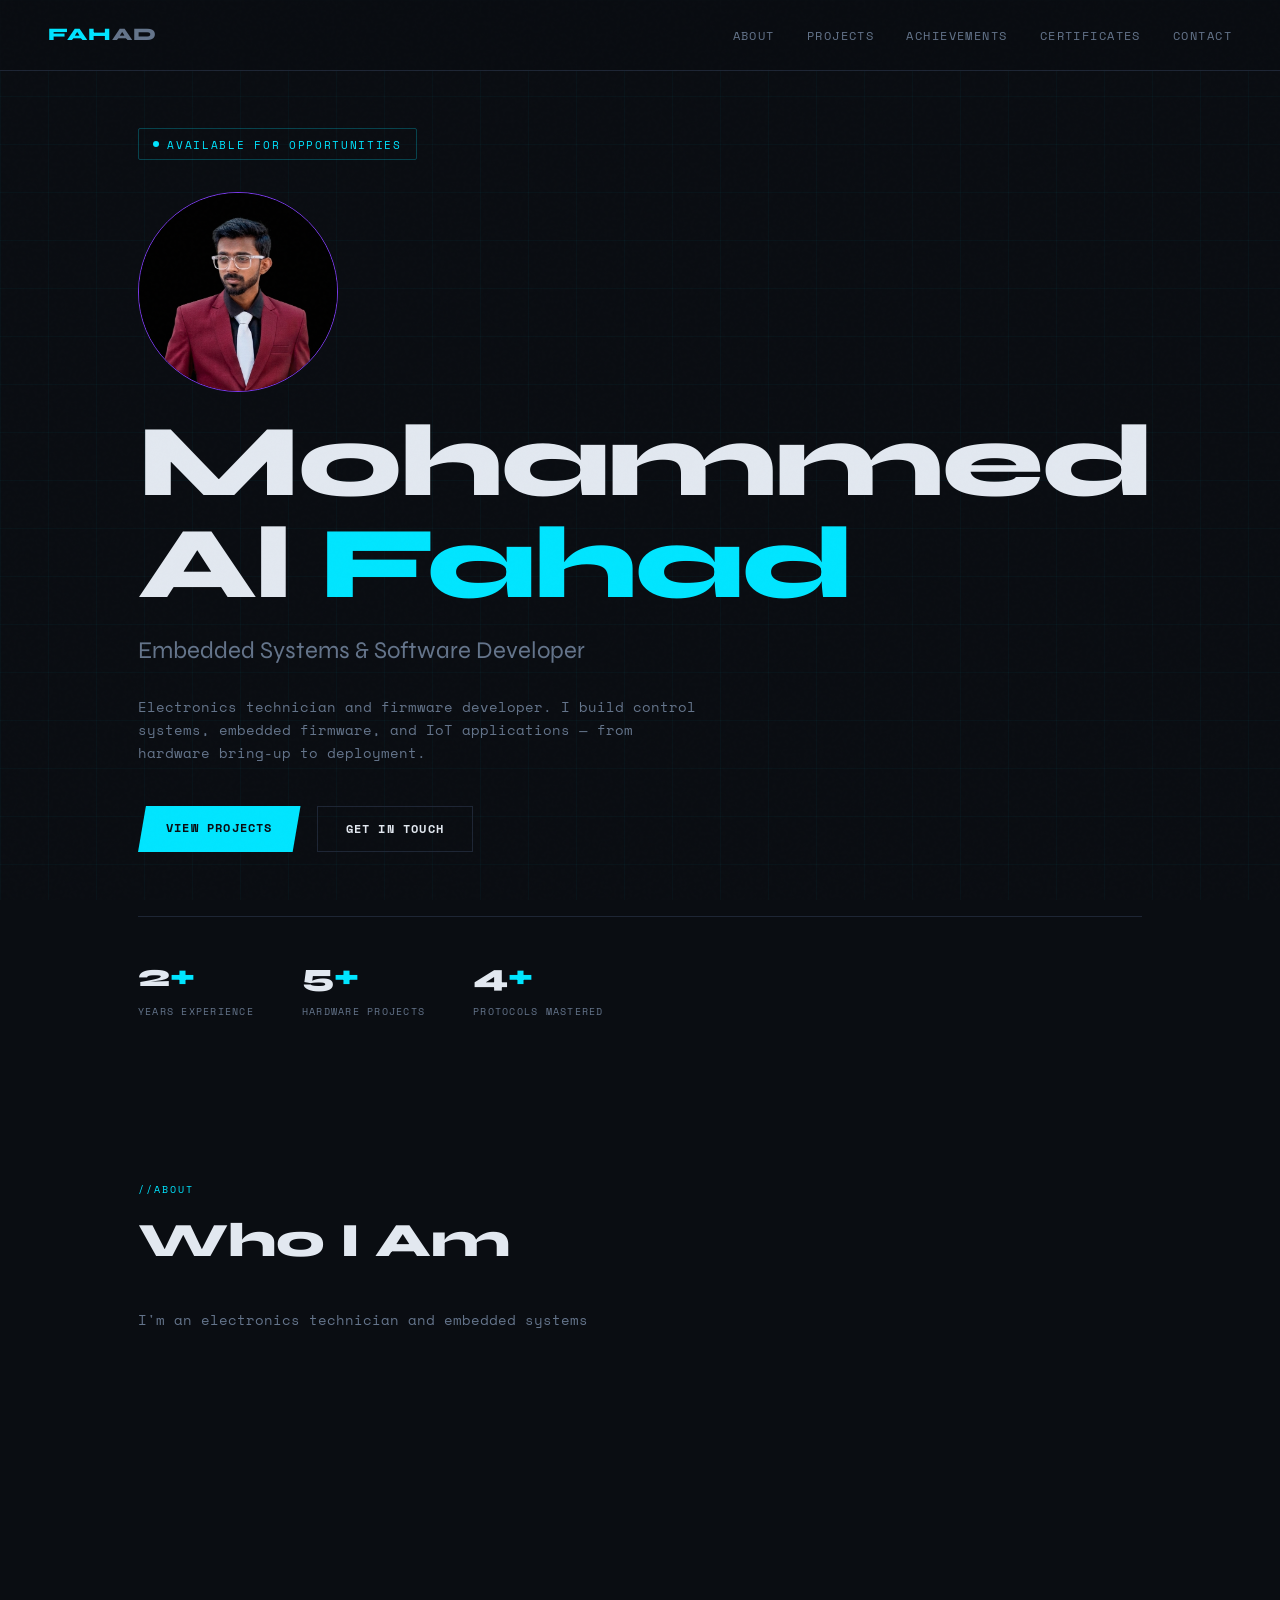
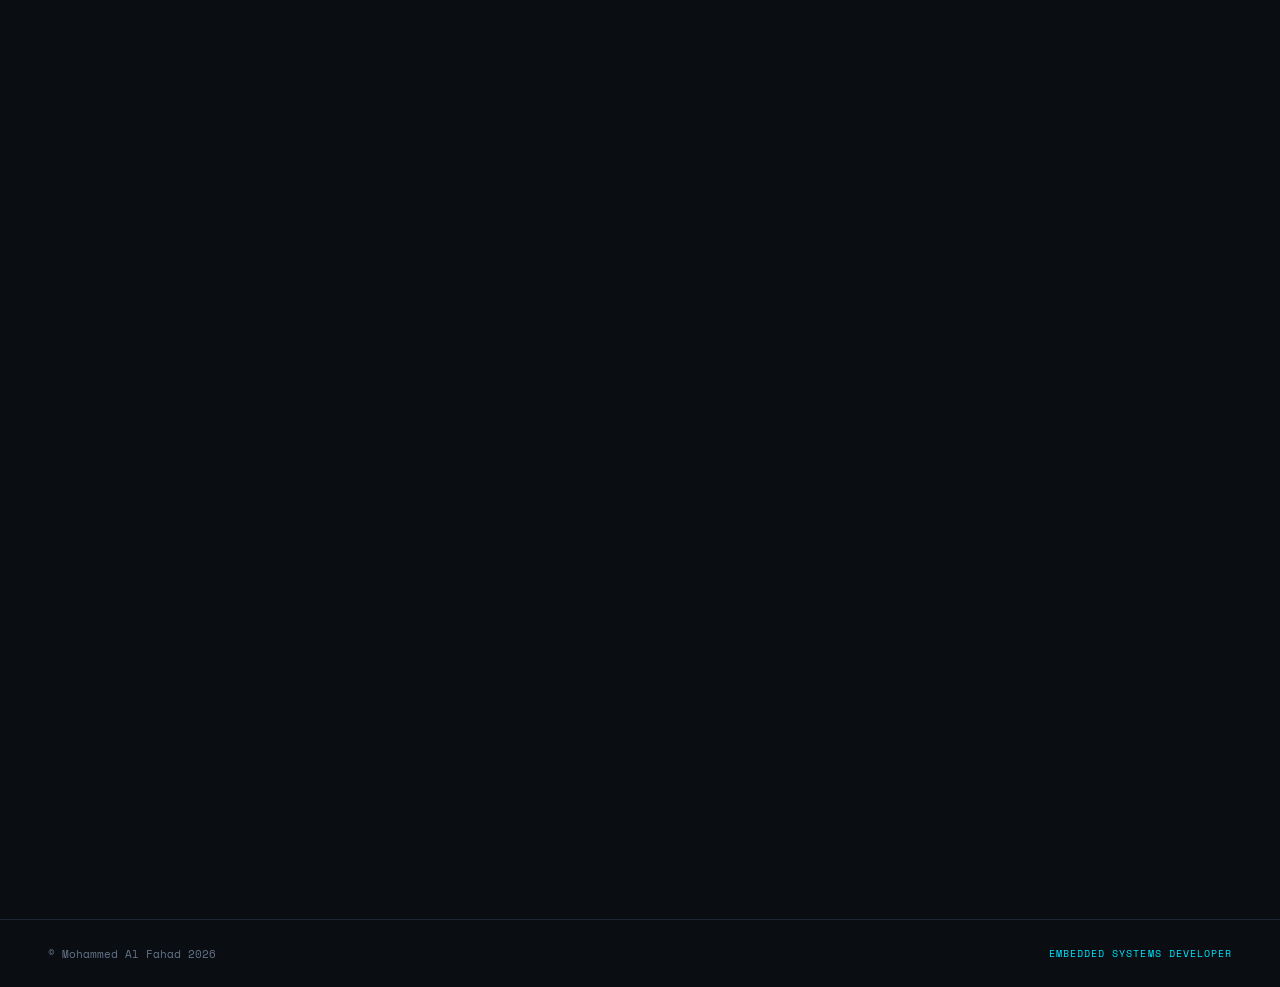
<file: index.html>
<!DOCTYPE html>
<html>
<head>
  <title>Fahad — Embedded Systems Developer</title>
  <link rel="preconnect" href="https://fonts.googleapis.com">
  <link href="https://fonts.googleapis.com/css2?family=Space+Mono:ital,wght@0,400;0,700;1,400&family=Syne:wght@400;700;800&display=swap" rel="stylesheet">
  <link rel="stylesheet" href="CSS/styles.css">
</head>
<body>
<body>

  <nav>
    <a href="#hero" class="nav-logo">FAH<span style="color:var(--muted)">AD</span></a>
    <ul class="nav-links">
      <li><a href="#about">About</a></li>
      <li><a href="projects.html">Projects</a></li>
      <li><a href="voluntering.html">Achievements</a></li>
      <li><a href="cerificates.html">Certificates</a></li>
      <li><a href="#contact">Contact</a></li>
    </ul>
  </nav>

  <section id="hero">
    <div class="hero-tag">Available for opportunities</div>
    <h1 class="hero-name">
      <img src="media/headshort.png" alt="Mohammed Al Fahad" class="nav-avatar">
      Mohammed<br>Al <span>Fahad</span>
    </h1>
    <p class="hero-role">Embedded Systems & Software Developer</p>
    <p class="hero-desc">
      Electronics technician and firmware developer.
      I build control systems, embedded firmware, and IoT applications — from hardware bring-up to deployment.
    </p>
    <div class="hero-cta">
      <a href="projects.html" class="btn-primary">View Projects</a>
      <a href="#contact" class="btn-outline">Get in Touch</a>
    </div>
    <div class="hero-stats">
      <div>
        <div class="stat-num">2<span>+</span></div>
        <div class="stat-label">Years Experience</div>
      </div>
      <div>
        <div class="stat-num">5<span>+</span></div>
        <div class="stat-label">Hardware Projects</div>
      </div>
      <div>
        <div class="stat-num">4<span>+</span></div>
        <div class="stat-label">Protocols Mastered</div>
      </div>
    </div>
  </section>

  <section id="about">
    <p class="section-label reveal">//About</p>
    <h2 class="section-title reveal">Who I Am</h2>
    <div class="about-grid">
      <div class="about-text reveal">
        <p>
          I'm an electronics technician and embedded systems developer.
          I completed my diploma in Electronics and Embedded Systems Development at Fanshawe College,
          building on a B.Tech in Electronics and Communication Engineering from India.
        </p>
        <p>
          I specialize in microcontroller firmware (C/C++), hardware debugging, and serial protocol
          implementation across UART, SPI, I2C, and CAN. I enjoy working at the intersection of
          hardware and software — from schematic reading and PCB layout to firmware bring-up and IoT integration.
        </p>
        <p>
          When I'm not building things, I'm learning new tools. Currently exploring MQtt, MATLAB, and
          CODESys for industrial automation environments.
        </p>
      </div>
      <div class="skills-grid reveal">
        <div class="skill-chip">C / C++ / Embedded C</div>
        <div class="skill-chip">ESP32 / PIC18F / Arduino</div>
        <div class="skill-chip">UART / SPI / I2C / CAN</div>
        <div class="skill-chip">Oscilloscope &amp; Logic Analyzer</div>
        <div class="skill-chip">KiCad PCB Layout</div>
        <div class="skill-chip">FreeRTOS / MQTT</div>
        <div class="skill-chip">IoT / Firebase</div>
        <div class="skill-chip">Git / Linux</div>
        <div class="skill-chip">Python / JavaScript</div>
        <div class="skill-chip">Raspberry Pi</div>
      </div>
    </div>
  </section>
  
  <section id="contact">
    <div>
      <p class="section-label reveal">//Contact</p>
      <h2 class="section-title reveal">Get in Touch</h2>
      <p class="contact-intro reveal">
        I'm currently open to new opportunities — full-time roles, contract work,
        or interesting collaborations in embedded systems and automation.
        Don't hesitate to reach out.
      </p>
      <div class="contact-links reveal">
        <a href="mailto:mhdalfahad01@gmail.com" class="contact-link">
          <span class="contact-link-icon">&#9993;</span>
          mhdalfahad01@gmail.com
        </a>
        <a href="tel:5199025697" class="contact-link">
          <span class="contact-link-icon">&#9990;</span>
          519-902-5697
        </a>
        <a href="https://www.linkedin.com/in/kmdalfahad/" target="_blank" class="contact-link">
          <span class="contact-link-icon">in</span>
          LinkedIn Profile
        </a>
      </div>
    </div>
  </section>

  <footer>
    <span>&copy; Mohammed Al Fahad 2026</span>
    <span style="color:var(--accent); font-size:0.65rem; letter-spacing:0.1em;">EMBEDDED SYSTEMS DEVELOPER </span>
  </footer>

  <script src="Scripts/scripts.js"></script>
</body>
</html>
</file>
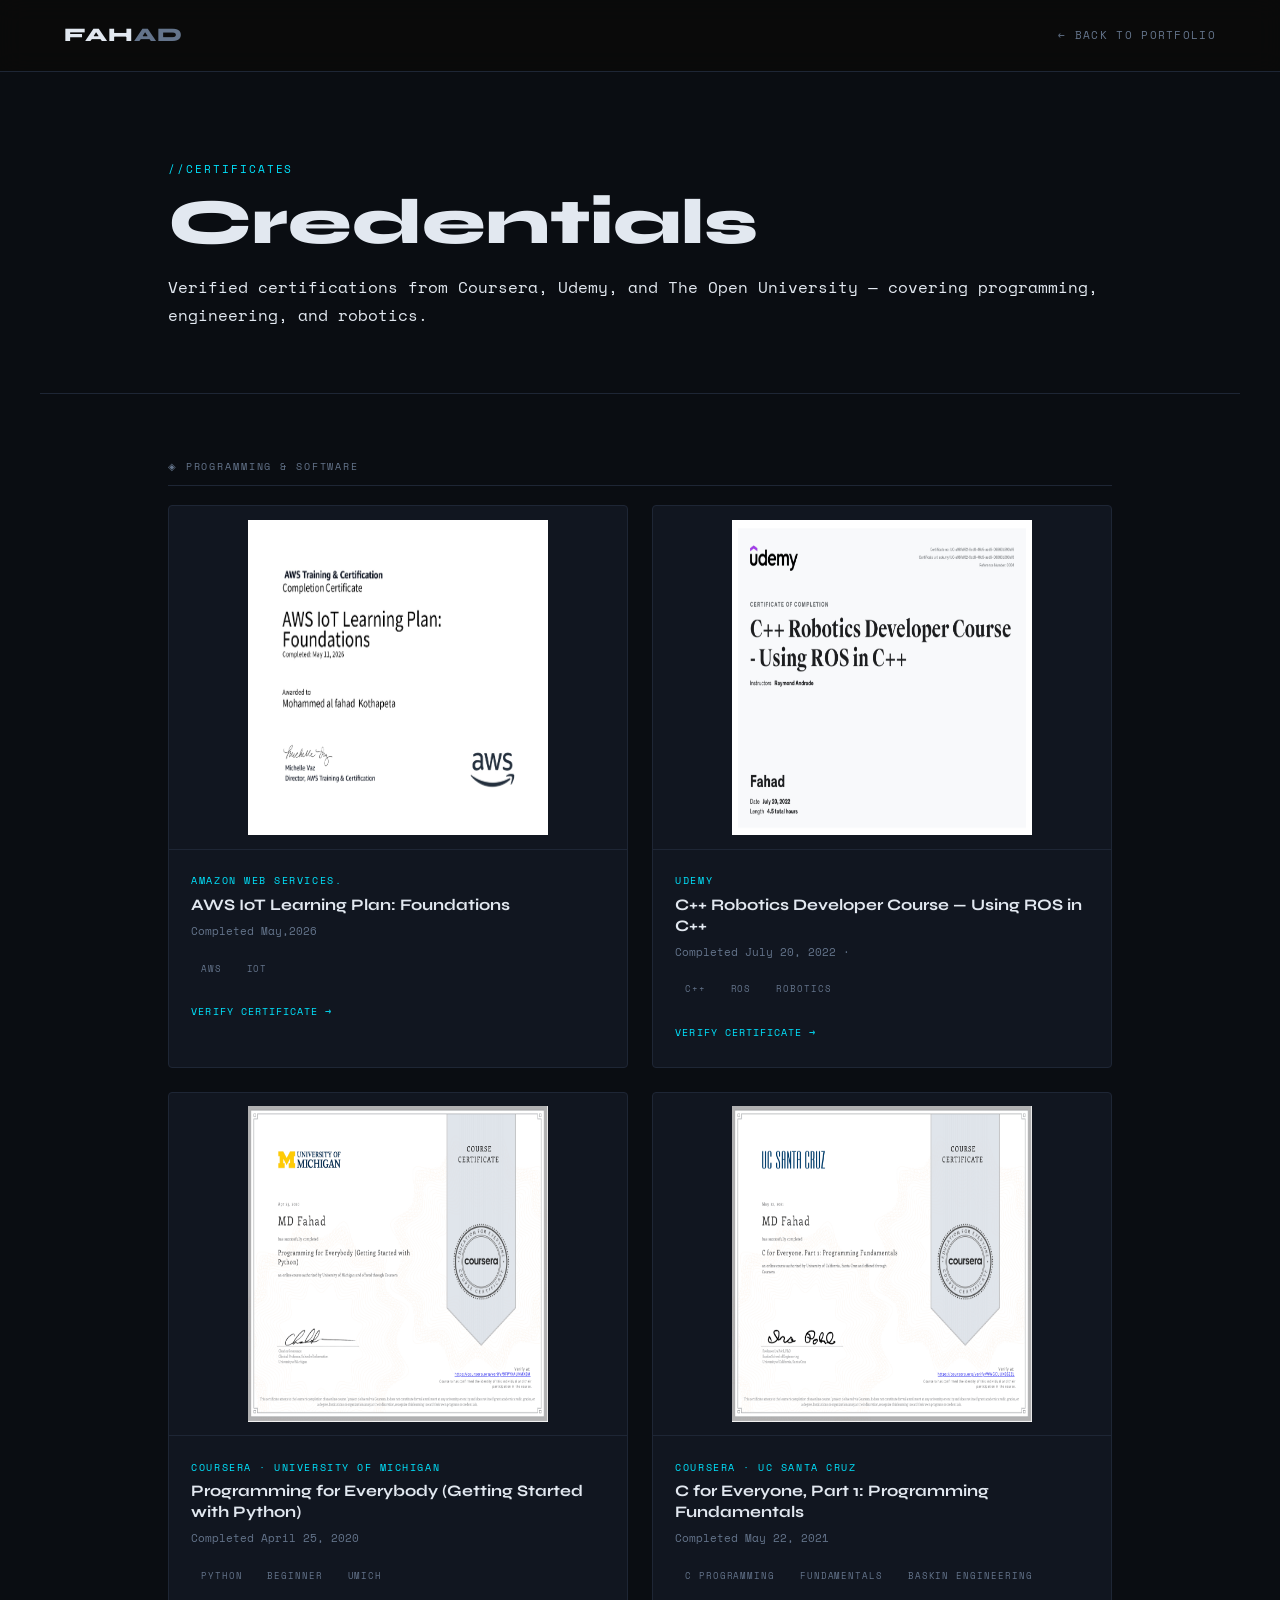
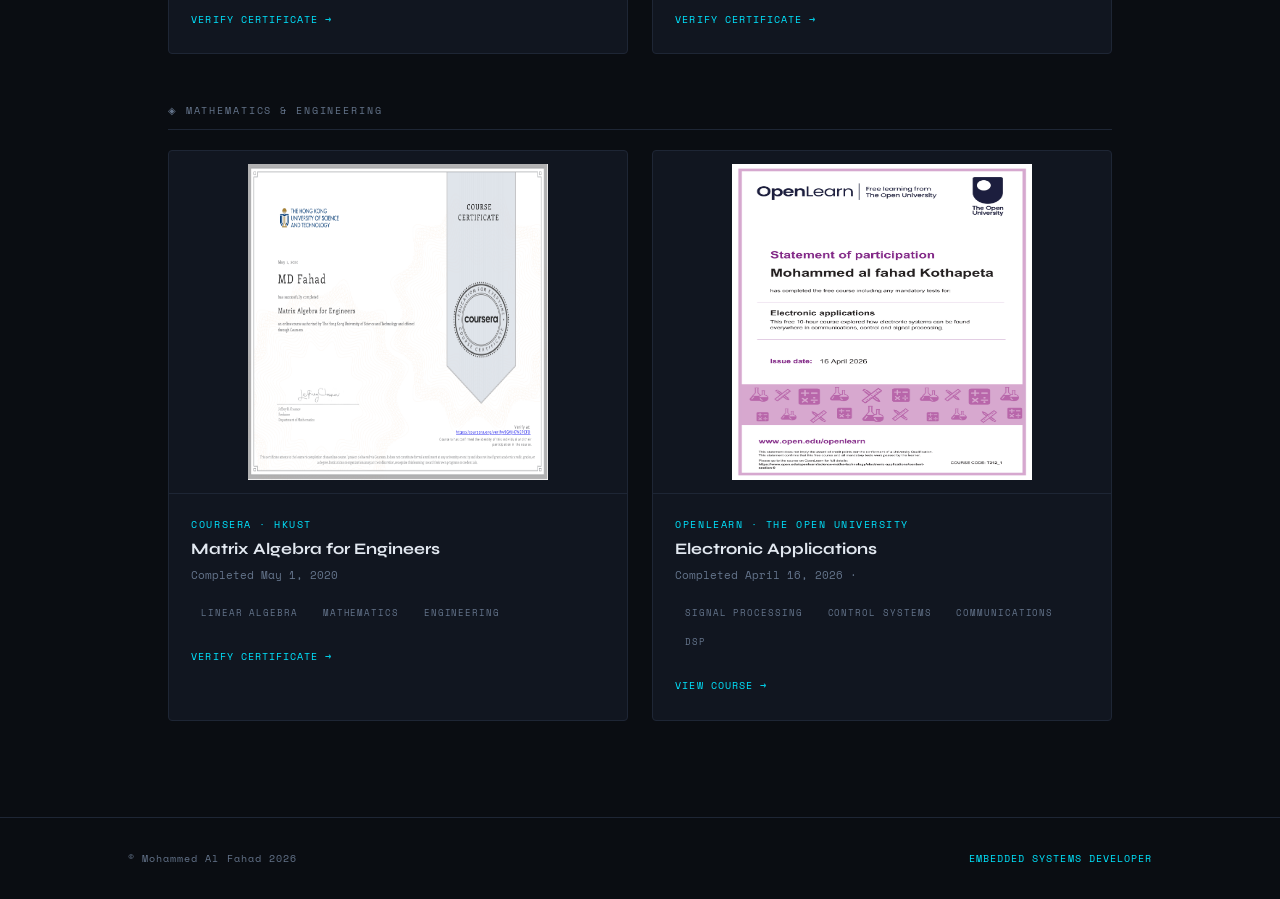
<file: cerificates.html>
<!DOCTYPE html>
<html lang="en">
<head>
  <title>Projects — Fahad</title>
  <link href="https://fonts.googleapis.com/css2?family=Space+Mono:ital,wght@0,400;0,700;1,400&family=Syne:wght@400;700;800&display=swap" rel="stylesheet">
  <link rel="stylesheet" href="CSS/certificates.css">
</head>
<body>

    <nav>
        <a href="index.html" class="nav-logo">FAH<span style="color:var(--muted)">AD</span></a>
        <a href="index.html" class="nav-back">← Back to Portfolio</a>
    </nav>
      <div class="page-header">
    <p class="page-label">//Certificates</p>
    <h1 class="page-title">Credentials</h1>
    <p class="page-subtitle">Verified certifications from Coursera, Udemy, and The Open University — covering programming, engineering, and robotics.</p>
  </div>

  <div class="page-content">

    <p class="cat-label">◈ Programming &amp; Software</p>
    <div class="cert-grid">

        <div class="cert-card reveal">
        <div class="cert-thumb-placeholder"><img src="media/AWs iot_page-0001.jpg" alt="{ }"></div>
        <div class="cert-body">
          <div class="cert-issuer">Amazon Web Services.</div>
          <div class="cert-title">AWS IoT Learning Plan: Foundations</div>
          <div class="cert-meta">Completed May,2026</div>
          <div class="cert-tags">
            <span class="tag">AwS</span>
            <span class="tag">IoT</span>
          </div>
          <a href="https://coursera.org/verify/WWGCUUXB5ZZL" target="_blank" class="cert-link">Verify Certificate →</a>
        </div>
      </div>

      <!-- C++ Robotics -->
      <div class="cert-card reveal">
        <div class="cert-thumb-placeholder"><img src="media/UC-a98faf62-6cd8-46c5-aed9-06863b390af6-1.png" alt="C++"></div>
        <div class="cert-body">
          <div class="cert-issuer">Udemy</div>
          <div class="cert-title">C++ Robotics Developer Course — Using ROS in C++</div>
          <div class="cert-meta">Completed July 20, 2022 ·</div>
          <div class="cert-tags">
            <span class="tag">C++</span>
            <span class="tag">ROS</span>
            <span class="tag">Robotics</span>
          </div>
          <a href="https://ude.my/UC-a98faf62-6cd8-46c5-aed9-06863b390af6" target="_blank" class="cert-link">Verify Certificate →</a>
        </div>
      </div>

      <div class="cert-card reveal">
        <div class="cert-thumb-placeholder"><img src="media/Coursera python-1.png" alt="Py"></div>
        <div class="cert-body">
          <div class="cert-issuer">Coursera · University of Michigan</div>
          <div class="cert-title">Programming for Everybody (Getting Started with Python)</div>
          <div class="cert-meta">Completed April 25, 2020</div>
          <div class="cert-tags">
            <span class="tag">Python</span>
            <span class="tag">Beginner</span>
            <span class="tag">UMich</span>
          </div>
          <a href="https://coursera.org/verify/9FPYXAUVMX8M" target="_blank" class="cert-link">Verify Certificate →</a>
        </div>
      </div>

      <div class="cert-card reveal">
        <div class="cert-thumb-placeholder"><img src="media/Coursera WWGCUUXB5ZZL-1.png" alt="{ }"></div>
        <div class="cert-body">
          <div class="cert-issuer">Coursera · UC Santa Cruz</div>
          <div class="cert-title">C for Everyone, Part 1: Programming Fundamentals</div>
          <div class="cert-meta">Completed May 22, 2021</div>
          <div class="cert-tags">
            <span class="tag">C Programming</span>
            <span class="tag">Fundamentals</span>
            <span class="tag">Baskin Engineering</span>
          </div>
          <a href="https://coursera.org/verify/WWGCUUXB5ZZL" target="_blank" class="cert-link">Verify Certificate →</a>
        </div>
      </div>

    </div>

    <p class="cat-label">◈ Mathematics &amp; Engineering</p>
    <div class="cert-grid">

      <!-- Matrix Algebra -->
      <div class="cert-card reveal">
        <div class="cert-thumb-placeholder"><img src="media/Coursera algrbra-1.png" alt="∑"></div>
        <div class="cert-body">
          <div class="cert-issuer">Coursera · HKUST</div>
          <div class="cert-title">Matrix Algebra for Engineers</div>
          <div class="cert-meta">Completed May 1, 2020</div>
          <div class="cert-tags">
            <span class="tag">Linear Algebra</span>
            <span class="tag">Mathematics</span>
            <span class="tag">Engineering</span>
          </div>
          <a href="https://coursera.org/verify/9GVJH7NEPCFD" target="_blank" class="cert-link">Verify Certificate →</a>
        </div>
      </div>

      <!-- Electronic Applications -->
      <div class="cert-card reveal">
        <div class="cert-thumb-placeholder"><img src="media/Electronic application certificate-1.png" alt="⚡"></div>
        <div class="cert-body">
          <div class="cert-issuer">OpenLearn · The Open University</div>
          <div class="cert-title">Electronic Applications</div>
          <div class="cert-meta">Completed April 16, 2026 ·</div>
          <div class="cert-tags">
            <span class="tag">Signal Processing</span>
            <span class="tag">Control Systems</span>
            <span class="tag">Communications</span>
            <span class="tag">DSP</span>
          </div>
          <a href="https://www.open.edu/openlearn/science-maths-technology/electronic-applications/content-section-0" target="_blank" class="cert-link">View Course →</a>
        </div>
      </div>

    </div>

  </div>

  <footer>
    <span>&copy; Mohammed Al Fahad 2026</span>
    <span style="color:var(--accent); font-size:0.65rem; letter-spacing:0.1em;">EMBEDDED SYSTEMS DEVELOPER</span>
  </footer>
  <script src="Scripts/scripts.js"></script>
</body>
</html>
</file>
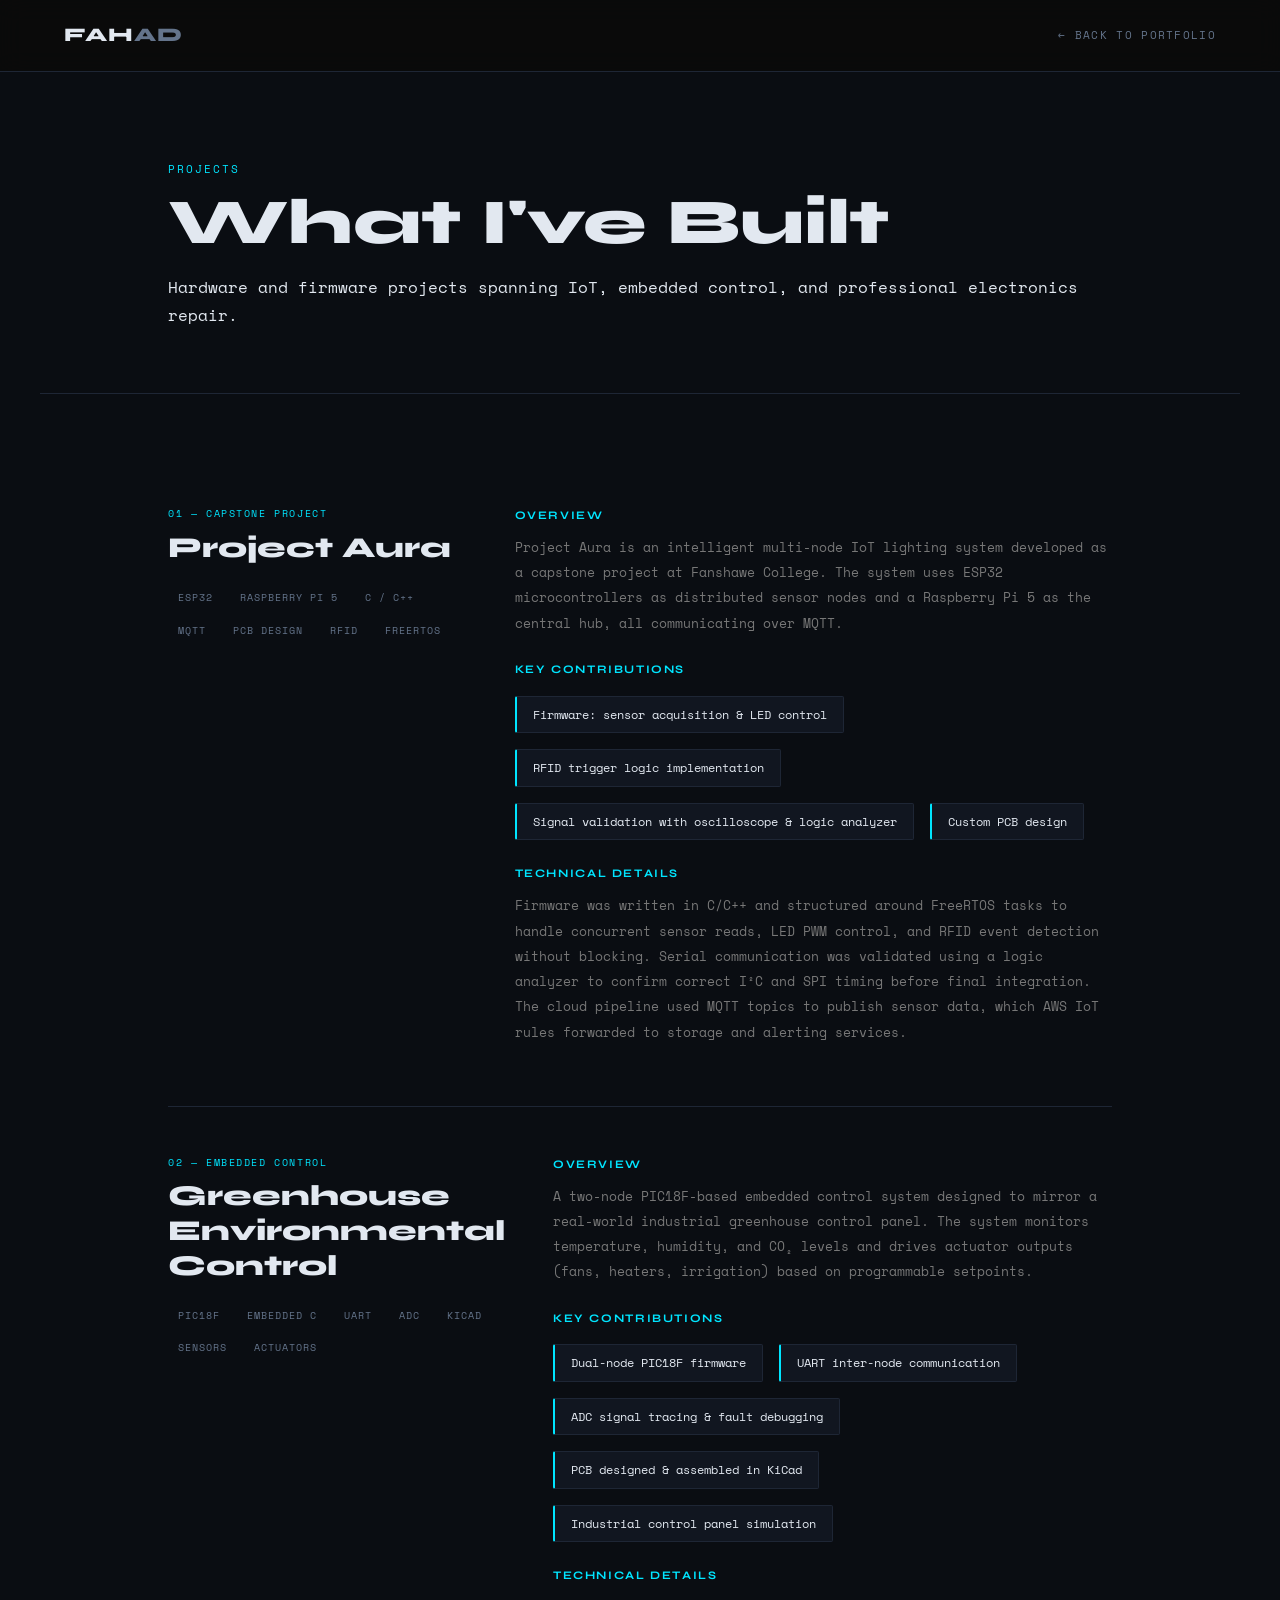
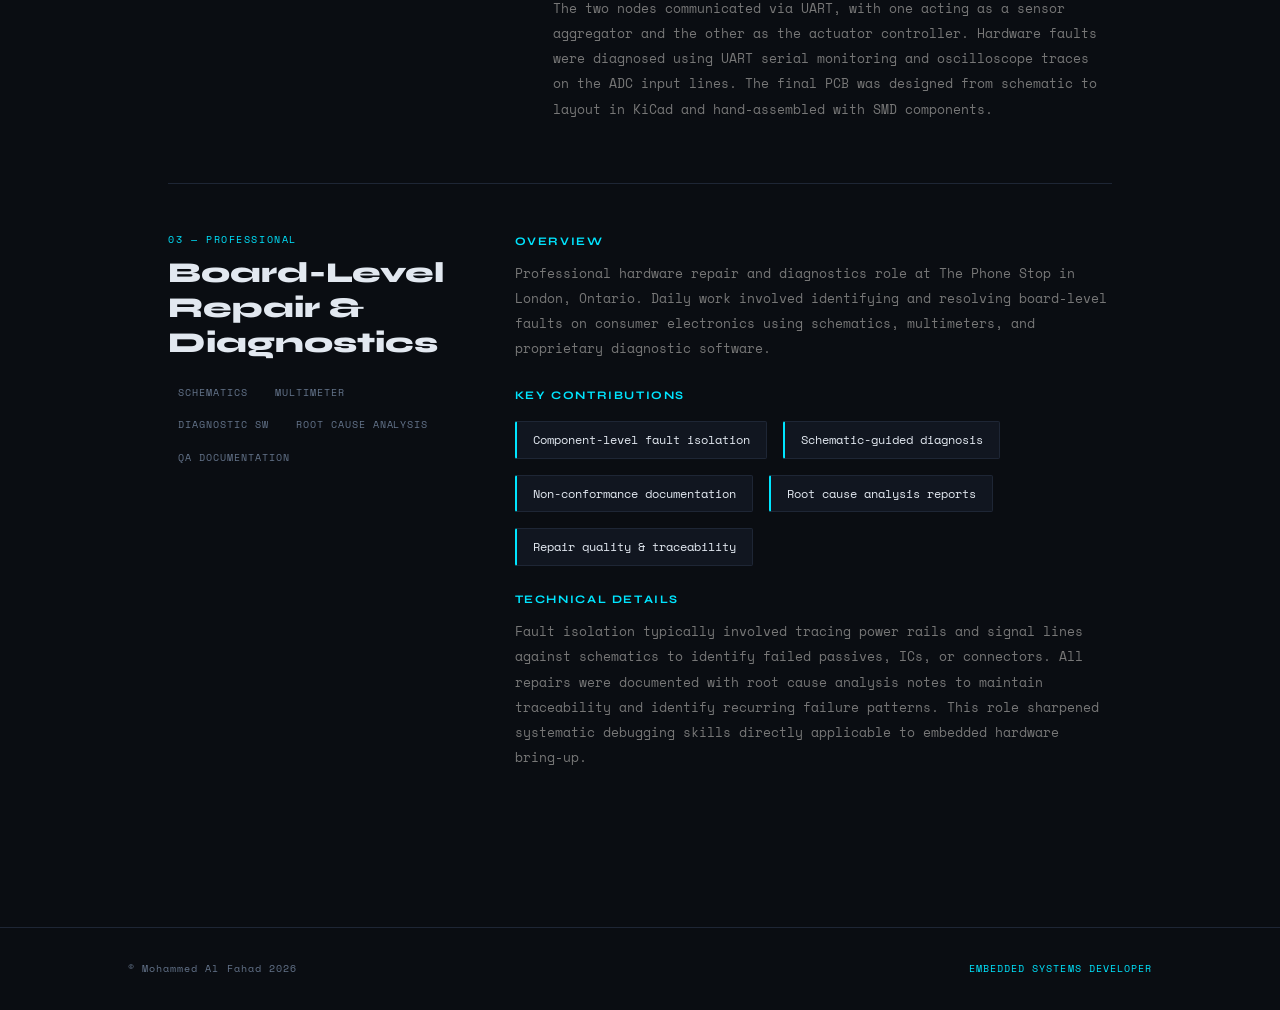
<file: projects.html>
<!DOCTYPE html>
<html lang="en">
<head>
  <title>Projects — Fahad</title>
  <link href="https://fonts.googleapis.com/css2?family=Space+Mono:ital,wght@0,400;0,700;1,400&family=Syne:wght@400;700;800&display=swap" rel="stylesheet">
  <link rel="stylesheet" href="CSS/projects.css">
</head>
<body>

  <nav>
    <a href="index.html" class="nav-logo">FAH<span style="color:var(--muted)">AD</span></a>
    <a href="index.html" class="nav-back">← Back to Portfolio</a>
  </nav>

  <div class="page-header">
    <p class="page-label">Projects</p>
    <h1 class="page-title">What I've Built</h1>
    <p class="page-subtitle">Hardware and firmware projects spanning IoT, embedded control, and professional electronics repair.</p>
  </div>

  <div class="page-content">

    <!-- PROJECT 1 -->
    <div class="project-detail reveal" id="aura">
      <div class="project-meta">
        <div class="project-num">01 — Capstone Project</div>
        <div class="project-name">Project Aura</div>
        <div class="project-tags">
          <span class="tag">ESP32</span>
          <span class="tag">Raspberry Pi 5</span>
          <span class="tag">C / C++</span>
          <span class="tag">MQTT</span>
          <span class="tag">PCB Design</span>
          <span class="tag">RFID</span>
          <span class="tag">FreeRTOS</span>
        </div>
      </div>
      <div class="project-body">
        <h3>Overview</h3>
        <p>
          Project Aura is an intelligent multi-node IoT lighting system developed as a capstone project at Fanshawe College.
          The system uses ESP32 microcontrollers as distributed sensor nodes and a Raspberry Pi 5 as the central hub,
          all communicating over MQTT.
        </p>
        <h3>Key Contributions</h3>
        <div class="highlight-row">
          <div class="highlight-chip">Firmware: sensor acquisition &amp; LED control</div>
          <div class="highlight-chip">RFID trigger logic implementation</div>
          <div class="highlight-chip">Signal validation with oscilloscope &amp; logic analyzer</div>
          <div class="highlight-chip">Custom PCB design</div>
        </div>
        <h3>Technical Details</h3>
        <p>
          Firmware was written in C/C++ and structured around FreeRTOS tasks to handle concurrent sensor reads,
          LED PWM control, and RFID event detection without blocking. Serial communication was validated using a
          logic analyzer to confirm correct I²C and SPI timing before final integration.
          The cloud pipeline used MQTT topics to publish sensor data, which AWS IoT rules forwarded to storage
          and alerting services.
        </p>
      </div>
    </div>

    <!-- PROJECT 2 -->
    <div class="project-detail reveal" id="greenhouse">
      <div class="project-meta">
        <div class="project-num">02 — Embedded Control</div>
        <div class="project-name">Greenhouse Environmental Control</div>
        <div class="project-tags">
          <span class="tag">PIC18F</span>
          <span class="tag">Embedded C</span>
          <span class="tag">UART</span>
          <span class="tag">ADC</span>
          <span class="tag">KiCad</span>
          <span class="tag">Sensors</span>
          <span class="tag">Actuators</span>
        </div>
      </div>
      <div class="project-body">
        <h3>Overview</h3>
        <p>
          A two-node PIC18F-based embedded control system designed to mirror a real-world industrial greenhouse
          control panel. The system monitors temperature, humidity, and CO₂ levels and drives actuator outputs
          (fans, heaters, irrigation) based on programmable setpoints.
        </p>
        <h3>Key Contributions</h3>
        <div class="highlight-row">
          <div class="highlight-chip">Dual-node PIC18F firmware</div>
          <div class="highlight-chip">UART inter-node communication</div>
          <div class="highlight-chip">ADC signal tracing &amp; fault debugging</div>
          <div class="highlight-chip">PCB designed &amp; assembled in KiCad</div>
          <div class="highlight-chip">Industrial control panel simulation</div>
        </div>
        <h3>Technical Details</h3>
        <p>
          The two nodes communicated via UART, with one acting as a sensor aggregator and the other
          as the actuator controller. Hardware faults were diagnosed using UART serial monitoring and
          oscilloscope traces on the ADC input lines. The final PCB was designed from schematic to layout
          in KiCad and hand-assembled with SMD components.
        </p>
      </div>
    </div>

    <!-- PROJECT 3 -->
    <div class="project-detail reveal" id="repair">
      <div class="project-meta">
        <div class="project-num">03 — Professional</div>
        <div class="project-name">Board-Level Repair &amp; Diagnostics</div>
        <div class="project-tags">
          <span class="tag">Schematics</span>
          <span class="tag">Multimeter</span>
          <span class="tag">Diagnostic SW</span>
          <span class="tag">Root Cause Analysis</span>
          <span class="tag">QA Documentation</span>
        </div>
      </div>
      <div class="project-body">
        <h3>Overview</h3>
        <p>
          Professional hardware repair and diagnostics role at The Phone Stop in London, Ontario.
          Daily work involved identifying and resolving board-level faults on consumer electronics
          using schematics, multimeters, and proprietary diagnostic software.
        </p>
        <h3>Key Contributions</h3>
        <div class="highlight-row">
          <div class="highlight-chip">Component-level fault isolation</div>
          <div class="highlight-chip">Schematic-guided diagnosis</div>
          <div class="highlight-chip">Non-conformance documentation</div>
          <div class="highlight-chip">Root cause analysis reports</div>
          <div class="highlight-chip">Repair quality &amp; traceability</div>
        </div>
        <h3>Technical Details</h3>
        <p>
          Fault isolation typically involved tracing power rails and signal lines against schematics
          to identify failed passives, ICs, or connectors. All repairs were documented with root cause
          analysis notes to maintain traceability and identify recurring failure patterns.
          This role sharpened systematic debugging skills directly applicable to embedded hardware bring-up.
        </p>
      </div>
    </div>

  </div>

  <footer>
    <span>&copy; Mohammed Al Fahad 2026</span>
    <span style="color:var(--accent); font-size:0.65rem; letter-spacing:0.1em;">EMBEDDED SYSTEMS DEVELOPER</span>
  </footer>
  <script src="Scripts/scripts.js"></script>
</body>
</html>
</file>
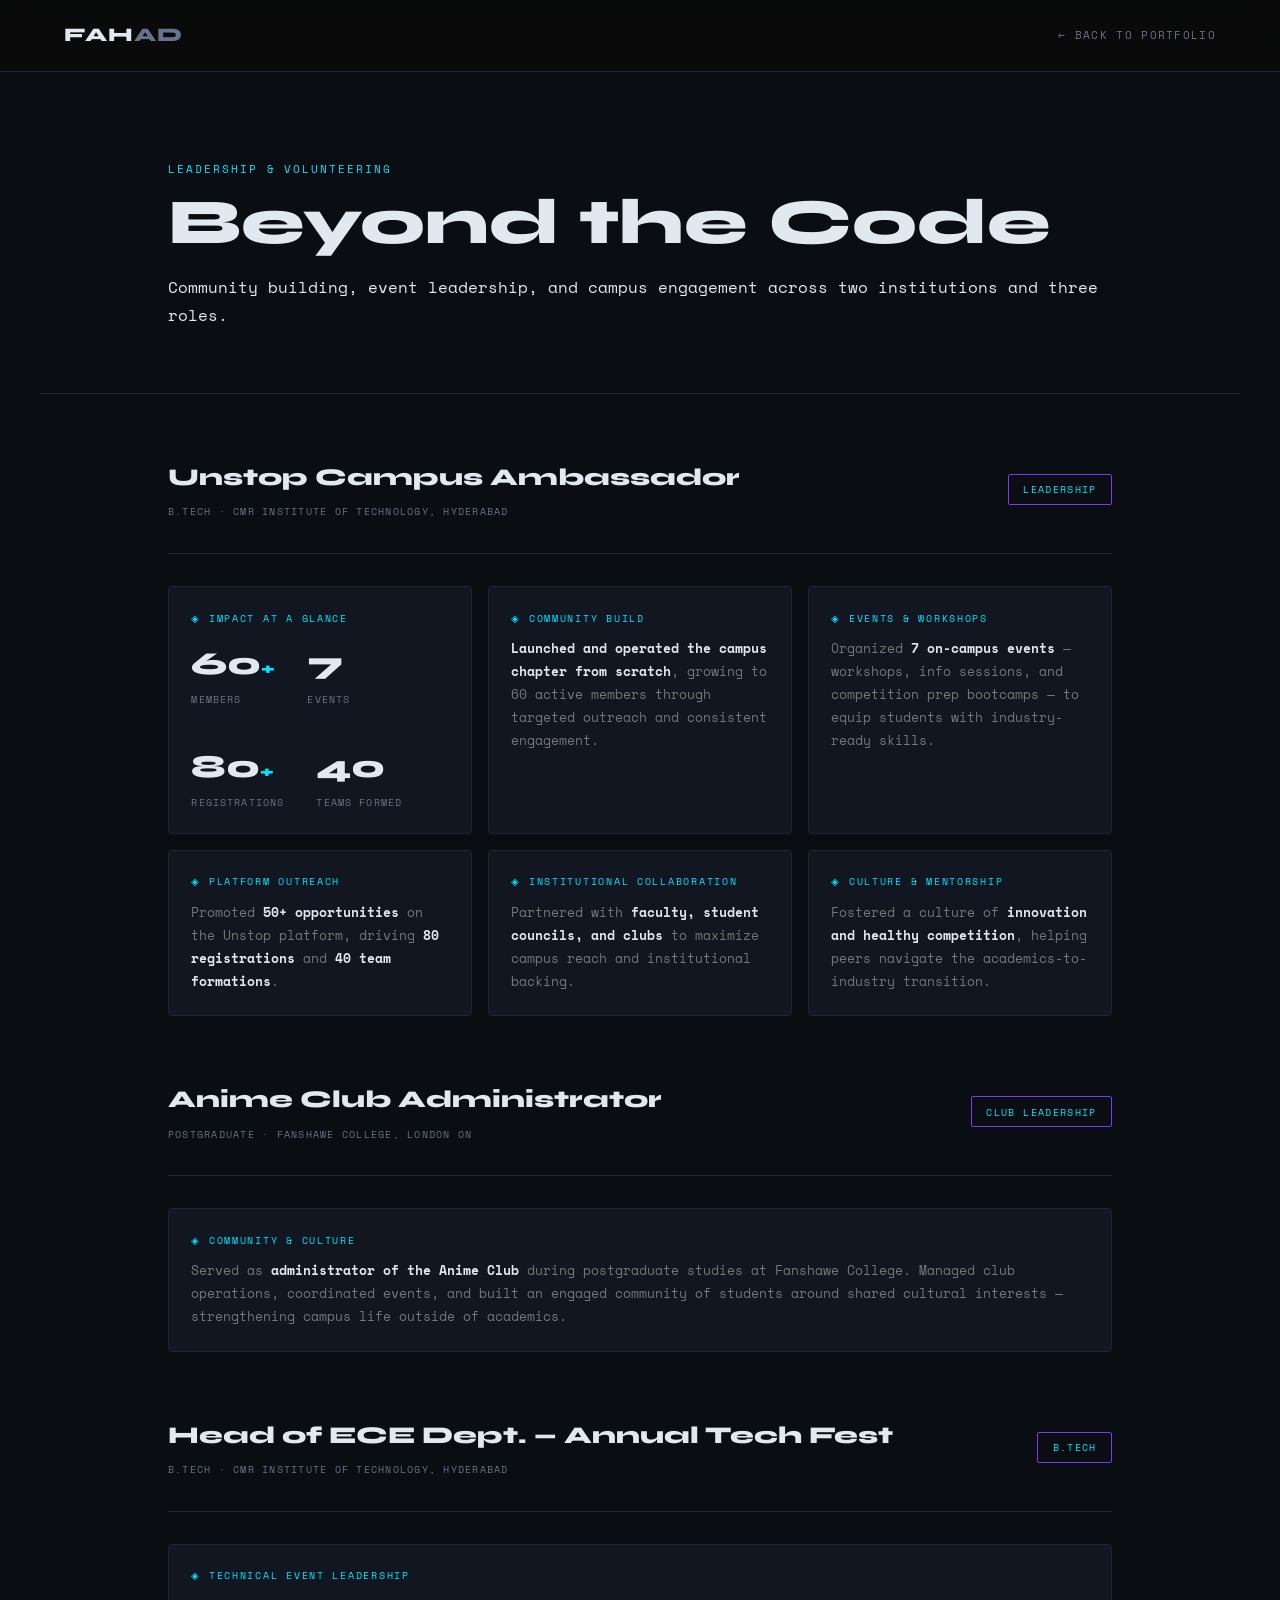
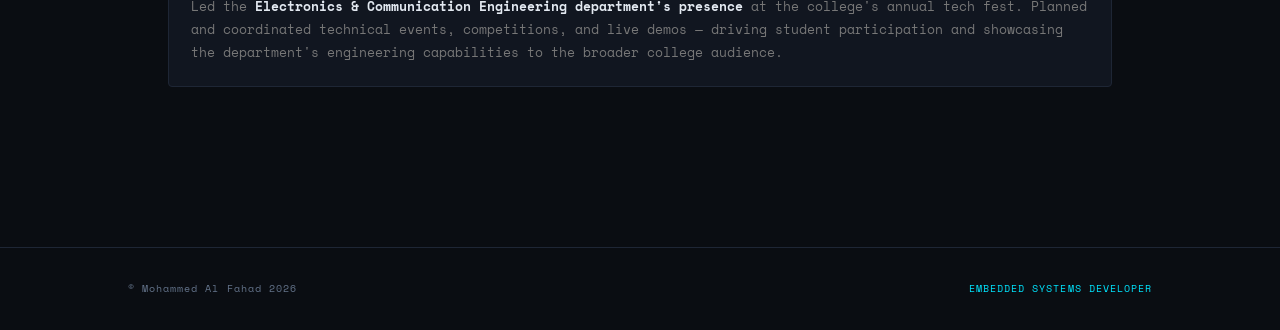
<file: voluntering.html>
<!DOCTYPE html>
<html lang="en">
<head>
  <title>Volunteering — Fahad</title>
  <link href="https://fonts.googleapis.com/css2?family=Space+Mono:ital,wght@0,400;0,700;1,400&family=Syne:wght@400;700;800&display=swap" rel="stylesheet">
  <link rel="stylesheet" href="CSS/voluntering.css">
</head>
<body>

    <nav>
        <a href="index.html" class="nav-logo">FAH<span style="color:var(--muted)">AD</span></a>
        <a href="index.html" class="nav-back">← Back to Portfolio</a>
    </nav>
    <div class="page-header">
        <p class="page-label">Leadership &amp; Volunteering</p>
        <h1 class="page-title">Beyond the Code</h1>
        <p class="page-subtitle">Community building, event leadership, and campus engagement across two institutions and three roles.</p>
    </div>

<div class="page-content">

    <!-- UNSTOP -->
    <div class="role-block reveal">
      <div class="role-header">
        <div class="role-header-left">
          <div class="role-org">Unstop Campus Ambassador</div>
          <div class="role-period">B.Tech · CMR Institute of Technology, Hyderabad</div>
        </div>
        <div class="role-badge">Leadership</div>
      </div>
      <div class="cards-grid">
        <div class="card">
          <div class="card-icon">◈ IMPACT AT A GLANCE</div>
          <div class="stats-row">
            <div class="stat-item">
              <div class="stat-num">60<span>+</span></div>
              <div class="stat-label">Members</div>
            </div>
            <div class="stat-item">
              <div class="stat-num">7</div>
              <div class="stat-label">Events</div>
            </div>
            <div class="stat-item">
              <div class="stat-num">80<span>+</span></div>
              <div class="stat-label">Registrations</div>
            </div>
            <div class="stat-item">
              <div class="stat-num">40</div>
              <div class="stat-label">Teams Formed</div>
            </div>
          </div>
        </div>
        <div class="card">
          <div class="card-icon">◈ COMMUNITY BUILD</div>
          <p>
            <strong>Launched and operated the campus chapter from scratch</strong>,
            growing to 60 active members through targeted outreach and consistent engagement.
          </p>
        </div>
        <div class="card">
          <div class="card-icon">◈ EVENTS &amp; WORKSHOPS</div>
          <p>
            Organized <strong>7 on-campus events</strong> — workshops, info sessions,
            and competition prep bootcamps — to equip students with industry-ready skills.
          </p>
        </div>
        <div class="card">
          <div class="card-icon">◈ PLATFORM OUTREACH</div>
          <p>
            Promoted <strong>50+ opportunities</strong> on the Unstop platform,
            driving <strong>80 registrations</strong> and <strong>40 team formations</strong>.
          </p>
        </div>
        <div class="card">
          <div class="card-icon">◈ INSTITUTIONAL COLLABORATION</div>
          <p>
            Partnered with <strong>faculty, student councils, and clubs</strong>
            to maximize campus reach and institutional backing.
          </p>
        </div>
        <div class="card">
          <div class="card-icon">◈ CULTURE &amp; MENTORSHIP</div>
          <p>
            Fostered a culture of <strong>innovation and healthy competition</strong>,
            helping peers navigate the academics-to-industry transition.
          </p>
        </div>
      </div>
    </div>

    <div class="divider"></div>

    <!-- ANIME CLUB -->
    <div class="role-block reveal">
      <div class="role-header">
        <div class="role-header-left">
          <div class="role-org">Anime Club Administrator</div>
          <div class="role-period">Postgraduate · Fanshawe College, London ON</div>
        </div>
        <div class="role-badge">Club Leadership</div>
      </div>
      <div class="cards-grid">
        <div class="card wide">
          <div class="card-icon">◈ COMMUNITY &amp; CULTURE</div>
          <p>
            Served as <strong>administrator of the Anime Club</strong> during postgraduate studies at Fanshawe College.
            Managed club operations, coordinated events, and built an engaged community of students
            around shared cultural interests — strengthening campus life outside of academics.
          </p>
        </div>
      </div>
    </div>

    <div class="divider"></div>

    <!-- ECE TECH FEST -->
    <div class="role-block reveal">
      <div class="role-header">
        <div class="role-header-left">
          <div class="role-org">Head of ECE Dept. — Annual Tech Fest</div>
          <div class="role-period">B.Tech · CMR Institute of Technology, Hyderabad</div>
        </div>
        <div class="role-badge">B.Tech</div>
      </div>
      <div class="cards-grid">
        <div class="card wide">
          <div class="card-icon">◈ TECHNICAL EVENT LEADERSHIP</div>
          <p>
            Led the <strong>Electronics &amp; Communication Engineering department's presence</strong>
            at the college's annual tech fest. Planned and coordinated technical events, competitions,
            and live demos — driving student participation and showcasing the department's
            engineering capabilities to the broader college audience.
          </p>
        </div>
      </div>
    </div>

  </div>

  <footer>
    <span>&copy; Mohammed Al Fahad 2026</span>
    <span style="color:var(--accent); font-size:0.65rem; letter-spacing:0.1em;">EMBEDDED SYSTEMS DEVELOPER</span>
  </footer>
  <script src="Scripts/scripts.js"></script>
</body>
</html>
</file>
<file: CSS/styles.css>
*, *::before, *::after { box-sizing: border-box; margin: 0; padding: 0; }

:root {
  --bg: #0a0d12;
  --surface: #111620;
  --border: #1e2635;
  --accent: #00e5ff;
  --accent2: #7c3aed;
  --text: #e2e8f0;
  --muted: #64748b;
  --mono: 'Space Mono', monospace;
  --display: 'Syne', sans-serif;
}

html { scroll-behavior: smooth; }

body {
  background: var(--bg);
  color: var(--text);
  font-family: var(--mono);
  font-size: 14px;
  line-height: 1.7;
  overflow-x: hidden;
}

body::before {
  content: '';
  position: fixed;
  inset: 0;
  background-image: url("data:image/svg+xml,%3Csvg viewBox='0 0 256 256' xmlns='http://www.w3.org/2000/svg'%3E%3Cfilter id='noise'%3E%3CfeTurbulence type='fractalNoise' baseFrequency='0.9' numOctaves='4' stitchTiles='stitch'/%3E%3C/filter%3E%3Crect width='100%25' height='100%25' filter='url(%23noise)' opacity='0.04'/%3E%3C/svg%3E");
  pointer-events: none;
  z-index: 9999;
  opacity: 0.35;
}

body::after {
  content: '';
  position: fixed;
  inset: 0;
  background-image:
    linear-gradient(rgba(0,229,255,0.03) 1px, transparent 1px),
    linear-gradient(90deg, rgba(0,229,255,0.03) 1px, transparent 1px);
  background-size: 48px 48px;
  pointer-events: none;
  z-index: 0;
}


nav {
  position: fixed;
  top: 0; left: 0; right: 0;
  z-index: 100;
  display: flex;
  justify-content: space-between;
  align-items: center;
  padding: 1.25rem 3rem;
  background: rgba(10, 13, 18, 0.85);
  backdrop-filter: blur(12px);
  border-bottom: 1px solid var(--border);
}

.nav-avatar {
  width: 200px;
  height: 200px;
  border-radius: 50%;
  object-fit: cover;
  object-position: top center;
  border: 1px solid var(--accent2);
  flex-shrink: 0;
}

.nav-logo {
  font-family: var(--display);
  font-weight: 800;
  font-size: 1.1rem;
  color: var(--accent);
  letter-spacing: 0.05em;
  text-decoration: none;
}

.nav-links { display: flex; gap: 2rem; list-style: none; }
.nav-links a {
  color: var(--muted);
  text-decoration: none;
  font-size: 0.75rem;
  letter-spacing: 0.12em;
  text-transform: uppercase;
  transition: color 0.2s;
}
.nav-links a:hover { color: var(--accent); }


section { position: relative; z-index: 1; }


#hero {
  min-height: 100vh;
  display: flex;
  flex-direction: column;
  justify-content: center;
  padding: 8rem 3rem 4rem;
  max-width: 1100px;
  margin: 0 auto;
}

.hero-tag {
  display: inline-flex;
  align-items: center;
  gap: 0.5rem;
  font-size: 0.7rem;
  letter-spacing: 0.15em;
  text-transform: uppercase;
  color: var(--accent);
  border: 1px solid rgba(0,229,255,0.25);
  padding: 0.35rem 0.9rem;
  border-radius: 2px;
  margin-bottom: 2rem;
  width: fit-content;
  animation: fadeSlideUp 0.6s ease both;
}
.hero-tag::before {
  content: '';
  width: 6px; height: 6px;
  border-radius: 50%;
  background: var(--accent);
  animation: pulse 2s infinite;
}

@keyframes pulse {
  0%, 100% { opacity: 1; transform: scale(1); }
  50% { opacity: 0.4; transform: scale(0.7); }
}

h1.hero-name {
  font-family: var(--display);
  font-weight: 800;
  font-size: clamp(3rem, 8vw, 6.5rem);
  line-height: 1.0;
  letter-spacing: -0.02em;
  color: var(--text);
  animation: fadeSlideUp 0.6s 0.1s ease both;
}

h1.hero-name span { color: var(--accent); }

.hero-role {
  font-family: var(--display);
  font-size: clamp(1rem, 2.5vw, 1.5rem);
  color: var(--muted);
  margin-top: 1rem;
  font-weight: 400;
  animation: fadeSlideUp 0.6s 0.2s ease both;
}

.hero-desc {
  max-width: 560px;
  color: var(--muted);
  margin-top: 1.5rem;
  font-size: 0.85rem;
  animation: fadeSlideUp 0.6s 0.3s ease both;
}

.hero-cta {
  display: flex;
  gap: 1rem;
  margin-top: 2.5rem;
  animation: fadeSlideUp 0.6s 0.4s ease both;
}

.btn-primary {
  background: var(--accent);
  color: var(--bg);
  padding: 0.75rem 1.75rem;
  font-family: var(--mono);
  font-size: 0.75rem;
  font-weight: 700;
  letter-spacing: 0.1em;
  text-transform: uppercase;
  text-decoration: none;
  border: none;
  cursor: pointer;
  transition: all 0.2s;
  clip-path: polygon(8px 0%, 100% 0%, calc(100% - 8px) 100%, 0% 100%);
}
.btn-primary:hover { background: #fff; transform: translateY(-2px); }

.btn-outline {
  background: transparent;
  color: var(--text);
  padding: 0.75rem 1.75rem;
  font-family: var(--mono);
  font-size: 0.75rem;
  font-weight: 700;
  letter-spacing: 0.1em;
  text-transform: uppercase;
  text-decoration: none;
  border: 1px solid var(--border);
  cursor: pointer;
  transition: all 0.2s;
}
.btn-outline:hover { border-color: var(--accent); color: var(--accent); }

.hero-stats {
  display: flex;
  gap: 3rem;
  margin-top: 4rem;
  padding-top: 2rem;
  border-top: 1px solid var(--border);
  animation: fadeSlideUp 0.6s 0.5s ease both;
}
.stat-num {
  font-family: var(--display);
  font-size: 2rem;
  font-weight: 800;
  color: var(--text);
}
.stat-num span { color: var(--accent); }
.stat-label { font-size: 0.65rem; letter-spacing: 0.12em; text-transform: uppercase; color: var(--muted); }

#about {
  padding: 6rem 3rem;
  max-width: 1100px;
  margin: 0 auto;
}

.section-label {
  font-size: 0.65rem;
  letter-spacing: 0.2em;
  text-transform: uppercase;
  color: var(--accent);
  margin-bottom: 1rem;
}

.section-title {
  font-family: var(--display);
  font-size: clamp(1.8rem, 4vw, 3rem);
  font-weight: 800;
  line-height: 1.1;
  margin-bottom: 2.5rem;
}

.about-grid {
  display: grid;
  grid-template-columns: 1fr 1fr;
  gap: 2rem;
}

.about-text { color: var(--muted); font-size: 0.85rem; line-height: 1.9; }
.about-text p + p { margin-top: 1rem; }

.skills-grid {
  display: grid;
  grid-template-columns: 1fr 1fr;
  gap: 0.75rem;
}

.skill-chip {
  background: var(--surface);
  border: 1px solid var(--border);
  padding: 0.6rem 1rem;
  font-size: 0.7rem;
  letter-spacing: 0.08em;
  color: var(--text);
  display: flex;
  align-items: center;
  gap: 0.5rem;
  transition: border-color 0.2s, transform 0.2s;
}
.skill-chip:hover { border-color: var(--accent); transform: translateX(4px); }
.skill-chip::before { content: '//'; color: var(--accent); font-size: 0.65rem; }



    #achievements {
      padding: 7rem 2rem;
      max-width: 1100px;
      margin: 0 auto;
    }

    .achievements-grid {
      display: grid;
      grid-template-columns: repeat(auto-fit, minmax(300px, 1fr));
      gap: 1.5rem;
      margin-top: 3rem;
    }


    .achievement-role {
      grid-column: 1 / -1;
      display: flex;
      align-items: center;
      gap: 1.2rem;
      margin-top: 2.5rem;
      margin-bottom: 0.25rem;
    }

    .achievement-role:first-of-type {
      margin-top: 0;
    }

    .role-badge {
      font-family: 'Space Mono', monospace;
      font-size: 0.6rem;
      letter-spacing: 0.18em;
      text-transform: uppercase;
      color: var(--accent, #e8ff47);
      border: 1px solid var(--accent, #e8ff47);
      padding: 0.3em 0.75em;
      white-space: nowrap;
    }

    .role-line {
      flex: 1;
      height: 1px;
      background: linear-gradient(to right, var(--accent, #e8ff47) 0%, transparent 100%);
      opacity: 0.25;
    }

    .role-title-block {
      display: flex;
      flex-direction: column;
      gap: 0.2rem;
    }

    .role-org {
      font-family: 'Syne', sans-serif;
      font-size: 1.35rem;
      font-weight: 800;
      color: var(--text, #f5f5f0);
      line-height: 1.1;
    }

    .role-period {
      font-family: 'Space Mono', monospace;
      font-size: 0.65rem;
      color: var(--muted, #888);
      letter-spacing: 0.12em;
    }


    .achievement-card {
      background: rgba(255,255,255,0.03);
      border: 1px solid rgba(255,255,255,0.07);
      padding: 1.5rem 1.75rem;
      position: relative;
      transition: border-color 0.25s, background 0.25s;
      overflow: hidden;
    }

    .achievement-card::before {
      content: '';
      position: absolute;
      top: 0; left: 0;
      width: 3px;
      height: 100%;
      background: var(--accent, #e8ff47);
      opacity: 0;
      transition: opacity 0.25s;
    }

    .achievement-card:hover {
      background: rgba(232,255,71,0.04);
      border-color: rgba(232,255,71,0.2);
    }

    .achievement-card:hover::before {
      opacity: 1;
    }

    .achievement-icon {
      font-family: 'Space Mono', monospace;
      font-size: 0.65rem;
      color: var(--accent, #e8ff47);
      letter-spacing: 0.15em;
      margin-bottom: 0.75rem;
      opacity: 0.8;
    }

    .achievement-text {
      font-family: 'Space Mono', monospace;
      font-size: 0.82rem;
      line-height: 1.75;
      color: var(--muted, #aaa);
    }

    .achievement-text strong {
      color: var(--text, #f5f5f0);
      font-weight: 700;
    }

    .achievement-card.wide {
      grid-column: 1 / -1;
    }

    .ach-stats {
      display: flex;
      gap: 2.5rem;
      flex-wrap: wrap;
      margin-top: 0.75rem;
    }

    .ach-stat {
      display: flex;
      flex-direction: column;
      gap: 0.2rem;
    }

    .ach-stat-num {
      font-family: 'Syne', sans-serif;
      font-size: 1.8rem;
      font-weight: 800;
      color: var(--accent, #e8ff47);
      line-height: 1;
    }

    .ach-stat-num span {
      font-size: 1rem;
      opacity: 0.6;
    }

    .ach-stat-label {
      font-family: 'Space Mono', monospace;
      font-size: 0.6rem;
      letter-spacing: 0.1em;
      color: var(--muted, #888);
      text-transform: uppercase;
    }

#contact {
  padding: 6rem 3rem;
  max-width: 1100px;
  margin: 0 auto;
  display: grid;
  grid-template-columns: 1fr 1fr;
  gap: 4rem;
  align-items: start;
}

.contact-intro { color: var(--muted); font-size: 0.85rem; margin-top: 1rem; line-height: 1.9; }

.contact-links { display: flex; flex-direction: column; gap: 1rem; margin-top: 2rem; }
.contact-link {
  display: flex;
  align-items: center;
  gap: 1rem;
  color: var(--text);
  text-decoration: none;
  font-size: 0.8rem;
  padding: 1rem 1.25rem;
  border: 1px solid var(--border);
  transition: border-color 0.2s, color 0.2s;
}
.contact-link:hover { border-color: var(--accent); color: var(--accent); }
.contact-link-icon { color: var(--accent); font-size: 1rem; width: 1.5rem; text-align: center; }

.contact-form { display: flex; flex-direction: column; gap: 1rem; }
.form-group { display: flex; flex-direction: column; gap: 0.4rem; }
.form-label { font-size: 0.65rem; letter-spacing: 0.15em; text-transform: uppercase; color: var(--muted); }
.form-input, .form-textarea {
  background: var(--surface);
  border: 1px solid var(--border);
  color: var(--text);
  font-family: var(--mono);
  font-size: 0.8rem;
  padding: 0.75rem 1rem;
  outline: none;
  transition: border-color 0.2s;
  resize: none;
}
.form-input:focus, .form-textarea:focus { border-color: var(--accent); }
.form-textarea { height: 120px; }


footer {
  border-top: 1px solid var(--border);
  padding: 1.5rem 3rem;
  display: flex;
  justify-content: space-between;
  align-items: center;
  font-size: 0.7rem;
  color: var(--muted);
  position: relative;
  z-index: 1;
}


@keyframes fadeSlideUp {
  from { opacity: 0; transform: translateY(20px); }
  to { opacity: 1; transform: translateY(0); }
}

.reveal {
  opacity: 0;
  transform: translateY(24px);
  transition: opacity 0.6s ease, transform 0.6s ease;
}
.reveal.visible { opacity: 1; transform: none; }


::-webkit-scrollbar { width: 4px; }
::-webkit-scrollbar-track { background: var(--bg); }
::-webkit-scrollbar-thumb { background: var(--border); }
::-webkit-scrollbar-thumb:hover { background: var(--accent); }


@media (max-width: 768px) {
  nav { padding: 1rem 1.5rem; }
  .nav-links { display: none; }
  #hero, #about, #projects { padding: 5rem 1.5rem 3rem; }
  #contact { grid-template-columns: 1fr; padding: 4rem 1.5rem; gap: 2rem; }
  .about-grid { grid-template-columns: 1fr; }
  .hero-stats { gap: 1.5rem; }
  footer { padding: 1.5rem; flex-direction: column; gap: 0.5rem; text-align: center; }
}
</file>
<file: CSS/certificates.css>
*, *::before, *::after { box-sizing: border-box; margin: 0; padding: 0; }

:root {
  --bg: #0a0d12;
  --surface: #111620;
  --border: #1e2635;
  --accent: #00e5ff;
  --accent2: #7c3aed;
  --text: #e2e8f0;
  --muted: #64748b;
  --mono: 'Space Mono', monospace;
  --display: 'Syne', sans-serif;
}

html { scroll-behavior: smooth; }

body {
  background: var(--bg);
  color: var(--text);
  font-family: 'Space Mono', monospace;
  line-height: 1.7;
  overflow-x: hidden;
}

nav {
  position: fixed;
  top: 0; left: 0; right: 0;
  z-index: 100;
  display: flex;
  justify-content: space-between;
  align-items: center;
  padding: 1.2rem 5vw;
  background: rgba(10,10,10,0.9);
  backdrop-filter: blur(12px);
  border-bottom: 1px solid var(--border);
}

.nav-logo {
  font-family: 'Syne', sans-serif;
  font-weight: 800;
  font-size: 1.2rem;
  color: var(--white);
  text-decoration: none;
  letter-spacing: 0.05em;
}

.nav-back {
  display: flex;
  align-items: center;
  gap: 0.5rem;
  color: var(--muted);
  text-decoration: none;
  font-size: 0.68rem;
  letter-spacing: 0.12em;
  text-transform: uppercase;
  transition: color 0.2s;
}

.nav-back:hover { color: var(--accent); }

/* PAGE HEADER */
.page-header {
  padding: 10rem 10vw 4rem;
  max-width: 1200px;
  margin: 0 auto;
  border-bottom: 1px solid var(--border);
  margin-bottom: 4rem;
}

.page-label {
  font-size: 0.68rem;
  letter-spacing: 0.18em;
  color: var(--accent);
  text-transform: uppercase;
  margin-bottom: 0.6rem;
}

.page-title {
  font-family: 'Syne', sans-serif;
  font-size: clamp(2.5rem, 5vw, 4rem);
  font-weight: 800;
  color: var(--white);
  line-height: 1.1;
  margin-bottom: 1rem;
}


/* CONTENT AREA */
.page-content {
  max-width: 1200px;
  margin: 0 auto;
  padding: 0 10vw 6rem;
}
footer {
  border-top: 1px solid var(--border);
  padding: 2rem 10vw;
  display: flex;
  justify-content: space-between;
  align-items: center;
  font-size: 0.65rem;
  letter-spacing: 0.1em;
  color: var(--muted);
  flex-wrap: wrap;
  gap: 1rem;
}
img{
  width: 300px;
  height: 315.6px;
}


    .cert-grid {
      display: grid;
      grid-template-columns: repeat(auto-fill, minmax(300px, 1fr));
      gap: 1.5rem;
    }
    .cert-card {
      background: var(--surface);
      border: 1px solid var(--border);
      border-radius: 4px;
      overflow: hidden;
      transition: border-color 0.25s, transform 0.25s;
    }
    .cert-card:hover {
      border-color: var(--accent);
      transform: translateY(-3px);
    }
    .cert-thumb {
      width: 100%;
      aspect-ratio: 4/3;
      object-fit: cover;
      object-position: top;
      display: block;
      background: var(--surface2);
      border-bottom: 1px solid var(--border);
    }
    .cert-thumb-placeholder {
      width: 100%;
      aspect-ratio: 4/3;
      background: var(--surface2);
      border-bottom: 1px solid var(--border);
      display: flex;
      align-items: center;
      justify-content: center;
    }
    .cert-thumb-placeholder span {
      font-size: 2rem;
      opacity: 0.4;
    }
    .cert-body { padding: 1.4rem; }
    .cert-issuer {
      font-size: 0.6rem;
      letter-spacing: 0.16em;
      text-transform: uppercase;
      color: var(--accent);
      margin-bottom: 0.4rem;
    }
    .cert-title {
      font-family: 'Syne', sans-serif;
      font-size: 1rem;
      font-weight: 700;
      color: var(--white);
      margin-bottom: 0.4rem;
      line-height: 1.3;
    }
    .cert-meta {
      font-size: 0.68rem;
      color: var(--muted);
      margin-bottom: 1rem;
    }
    .cert-tags { display: flex; flex-wrap: wrap; gap: 0.35rem; margin-bottom: 1rem; }
    .tag {
      background: var(--surface2);
      font-size: 0.58rem;
      letter-spacing: 0.1em;
      text-transform: uppercase;
      color: var(--muted);
      padding: 0.25rem 0.6rem;
      border-radius: 2px;
    }
    .cert-link {
      display: inline-flex;
      align-items: center;
      gap: 0.4rem;
      font-size: 0.65rem;
      letter-spacing: 0.1em;
      text-transform: uppercase;
      color: var(--accent);
      text-decoration: none;
      transition: opacity 0.2s;
    }
    .cert-link:hover { opacity: 0.75; }

    /* CATEGORY HEADING */
    .cat-label {
      font-size: 0.65rem;
      letter-spacing: 0.18em;
      text-transform: uppercase;
      color: var(--muted);
      margin: 3rem 0 1.2rem;
      padding-bottom: 0.6rem;
      border-bottom: 1px solid var(--border);
    }
    .cat-label:first-child { margin-top: 0; }
        @media (max-width: 768px) {
      .project-detail { grid-template-columns: 1fr; gap: 1.5rem; }
    }
</file>
<file: CSS/projects.css>
/* ── SHARED SUB-PAGE STYLES ──────────────────────── */
*, *::before, *::after { box-sizing: border-box; margin: 0; padding: 0; }

:root {
  --bg: #0a0d12;
  --surface: #111620;
  --border: #1e2635;
  --accent: #00e5ff;
  --accent2: #7c3aed;
  --text: #e2e8f0;
  --muted: #64748b;
  --mono: 'Space Mono', monospace;
  --display: 'Syne', sans-serif;
}

html { scroll-behavior: smooth; }

body {
  background: var(--bg);
  color: var(--text);
  font-family: 'Space Mono', monospace;
  line-height: 1.7;
  overflow-x: hidden;
}

nav {
  position: fixed;
  top: 0; left: 0; right: 0;
  z-index: 100;
  display: flex;
  justify-content: space-between;
  align-items: center;
  padding: 1.2rem 5vw;
  background: rgba(10,10,10,0.9);
  backdrop-filter: blur(12px);
  border-bottom: 1px solid var(--border);
}

.nav-logo {
  font-family: 'Syne', sans-serif;
  font-weight: 800;
  font-size: 1.2rem;
  color: var(--white);
  text-decoration: none;
  letter-spacing: 0.05em;
}

.nav-back {
  display: flex;
  align-items: center;
  gap: 0.5rem;
  color: var(--muted);
  text-decoration: none;
  font-size: 0.68rem;
  letter-spacing: 0.12em;
  text-transform: uppercase;
  transition: color 0.2s;
}


.nav-back:hover { color: var(--accent); }

/* PAGE HEADER */
.page-header {
  padding: 10rem 10vw 4rem;
  max-width: 1200px;
  margin: 0 auto;
  border-bottom: 1px solid var(--border);
  margin-bottom: 4rem;
}

.page-label {
  font-size: 0.68rem;
  letter-spacing: 0.18em;
  color: var(--accent);
  text-transform: uppercase;
  margin-bottom: 0.6rem;
}

.page-title {
  font-family: 'Syne', sans-serif;
  font-size: clamp(2.5rem, 5vw, 4rem);
  font-weight: 800;
  color: var(--white);
  line-height: 1.1;
  margin-bottom: 1rem;
}


/* CONTENT AREA */
.page-content {
  max-width: 1200px;
  margin: 0 auto;
  padding: 0 10vw 6rem;
}

/* SECTION DIVIDER */
.divider {
  height: 1px;
  background: var(--border);
  margin: 3rem 0;
}

footer {
  border-top: 1px solid var(--border);
  padding: 2rem 10vw;
  display: flex;
  justify-content: space-between;
  align-items: center;
  font-size: 0.65rem;
  letter-spacing: 0.1em;
  color: var(--muted);
  flex-wrap: wrap;
  gap: 1rem;
}


.project-detail {
      display: grid;
      grid-template-columns: 1fr 2fr;
      gap: 3rem;
      padding: 3rem 0;
      border-bottom: 1px solid var(--border);
    }
    .project-detail:last-child { border-bottom: none; }
    .project-num {
      font-size: 0.62rem;
      letter-spacing: 0.16em;
      text-transform: uppercase;
      color: var(--accent);
      margin-bottom: 0.5rem;
    }
    .project-name {
      font-family: 'Syne', sans-serif;
      font-size: 1.8rem;
      font-weight: 800;
      color: var(--white);
      margin-bottom: 1rem;
      line-height: 1.2;
    }
    .project-tags { display: flex; flex-wrap: wrap; gap: 0.4rem; margin-top: 1.2rem; }
    .tag {
      background: var(--surface2);
      font-size: 0.6rem;
      letter-spacing: 0.1em;
      text-transform: uppercase;
      color: var(--muted);
      padding: 0.3rem 0.65rem;
      border-radius: 2px;
    }
    .project-body h3 {
      font-family: 'Syne', sans-serif;
      font-size: 0.72rem;
      font-weight: 700;
      letter-spacing: 0.14em;
      text-transform: uppercase;
      color: var(--accent);
      margin: 1.5rem 0 0.6rem;
    }
    .project-body h3:first-child { margin-top: 0; }
    .project-body p {
      font-size: 0.83rem;
      color: #777;
      line-height: 1.9;
      margin-bottom: 0.8rem;
    }
    .highlight-row {
      display: flex;
      gap: 1rem;
      flex-wrap: wrap;
      margin: 1rem 0;
    }
    .highlight-chip {
      background: var(--surface);
      border: 1px solid var(--border);
      border-left: 2px solid var(--accent);
      padding: 0.5rem 1rem;
      font-size: 0.72rem;
      color: var(--text);
      border-radius: 2px;
    }
    @media (max-width: 768px) {
      .project-detail { grid-template-columns: 1fr; gap: 1.5rem; }
    }
</file>
<file: CSS/voluntering.css>
*, *::before, *::after { box-sizing: border-box; margin: 0; padding: 0; }

:root {
  --bg: #0a0d12;
  --surface: #111620;
  --border: #1e2635;
  --accent: #00e5ff;
  --accent2: #7c3aed;
  --text: #e2e8f0;
  --muted: #64748b;
  --mono: 'Space Mono', monospace;
  --display: 'Syne', sans-serif;
}

html { scroll-behavior: smooth; }

body {
  background: var(--bg);
  color: var(--text);
  font-family: 'Space Mono', monospace;
  line-height: 1.7;
  overflow-x: hidden;
}

nav {
  position: fixed;
  top: 0; left: 0; right: 0;
  z-index: 100;
  display: flex;
  justify-content: space-between;
  align-items: center;
  padding: 1.2rem 5vw;
  background: rgba(10,10,10,0.9);
  backdrop-filter: blur(12px);
  border-bottom: 1px solid var(--border);
}

.nav-logo {
  font-family: 'Syne', sans-serif;
  font-weight: 800;
  font-size: 1.2rem;
  color: var(--white);
  text-decoration: none;
  letter-spacing: 0.05em;
}

.nav-back {
  display: flex;
  align-items: center;
  gap: 0.5rem;
  color: var(--muted);
  text-decoration: none;
  font-size: 0.68rem;
  letter-spacing: 0.12em;
  text-transform: uppercase;
  transition: color 0.2s;
}

.nav-avatar {
  width: 200px;
  height: 200px;
  border-radius: 50%;
  object-fit: cover;
  object-position: top center;
  border: 1px solid var(--accent2);
  flex-shrink: 0;
}

.nav-back:hover { color: var(--accent); }

/* PAGE HEADER */
.page-header {
  padding: 10rem 10vw 4rem;
  max-width: 1200px;
  margin: 0 auto;
  border-bottom: 1px solid var(--border);
  margin-bottom: 4rem;
}

.page-label {
  font-size: 0.68rem;
  letter-spacing: 0.18em;
  color: var(--accent);
  text-transform: uppercase;
  margin-bottom: 0.6rem;
}

.page-title {
  font-family: 'Syne', sans-serif;
  font-size: clamp(2.5rem, 5vw, 4rem);
  font-weight: 800;
  color: var(--white);
  line-height: 1.1;
  margin-bottom: 1rem;
}



/* CONTENT AREA */
.page-content {
  max-width: 1200px;
  margin: 0 auto;
  padding: 0 10vw 6rem;
}


footer {
  border-top: 1px solid var(--border);
  padding: 2rem 10vw;
  display: flex;
  justify-content: space-between;
  align-items: center;
  font-size: 0.65rem;
  letter-spacing: 0.1em;
  color: var(--muted);
  flex-wrap: wrap;
  gap: 1rem;
}

    .role-block {
      margin-bottom: 4rem;
    }
    .role-header {
      display: flex;
      align-items: center;
      gap: 1.5rem;
      padding-bottom: 2rem;
      margin-bottom: 2rem;
      border-bottom: 1px solid var(--border);
      flex-wrap: wrap;
    }
    .role-header-left { flex: 1; min-width: 200px; }
    .role-org {
      font-family: 'Syne', sans-serif;
      font-size: 1.5rem;
      font-weight: 800;
      color: var(--white);
      margin-bottom: 0.3rem;
    }
    .role-period {
      font-size: 0.65rem;
      letter-spacing: 0.12em;
      text-transform: uppercase;
      color: var(--muted);
    }
    .role-badge {
      font-size: 0.6rem;
      letter-spacing: 0.14em;
      text-transform: uppercase;
      color: var(--accent);
      border: 1px solid var(--accent2);
      padding: 0.4rem 0.9rem;
      border-radius: 2px;
    }
    .cards-grid {
      display: grid;
      grid-template-columns: repeat(auto-fill, minmax(260px, 1fr));
      gap: 1rem;
    }
    .card {
      background: var(--surface);
      border: 1px solid var(--border);
      padding: 1.4rem;
      border-radius: 4px;
    }
    .card-icon {
      font-size: 0.6rem;
      letter-spacing: 0.18em;
      text-transform: uppercase;
      color: var(--accent);
      margin-bottom: 0.7rem;
    }
    .card p {
      font-size: 0.8rem;
      color: #777;
      line-height: 1.8;
    }
    .card p strong { color: var(--text); }
    .card.wide { grid-column: 1 / -1; }
    .stats-row {
      display: flex;
      gap: 2rem;
      flex-wrap: wrap;
      margin-top: 0.5rem;
    }
    .stat-num {
      font-family: 'Syne', sans-serif;
      font-size: 2rem;
      font-weight: 800;
      color: var(--white);
    }
    .stat-num span { color: var(--accent); font-size: 1.1rem; }
    .stat-label {
      font-size: 0.6rem;
      letter-spacing: 0.12em;
      text-transform: uppercase;
      color: var(--muted);
    }
    @media (max-width: 768px) {
      .cards-grid { grid-template-columns: 1fr; }
    }
</file>
